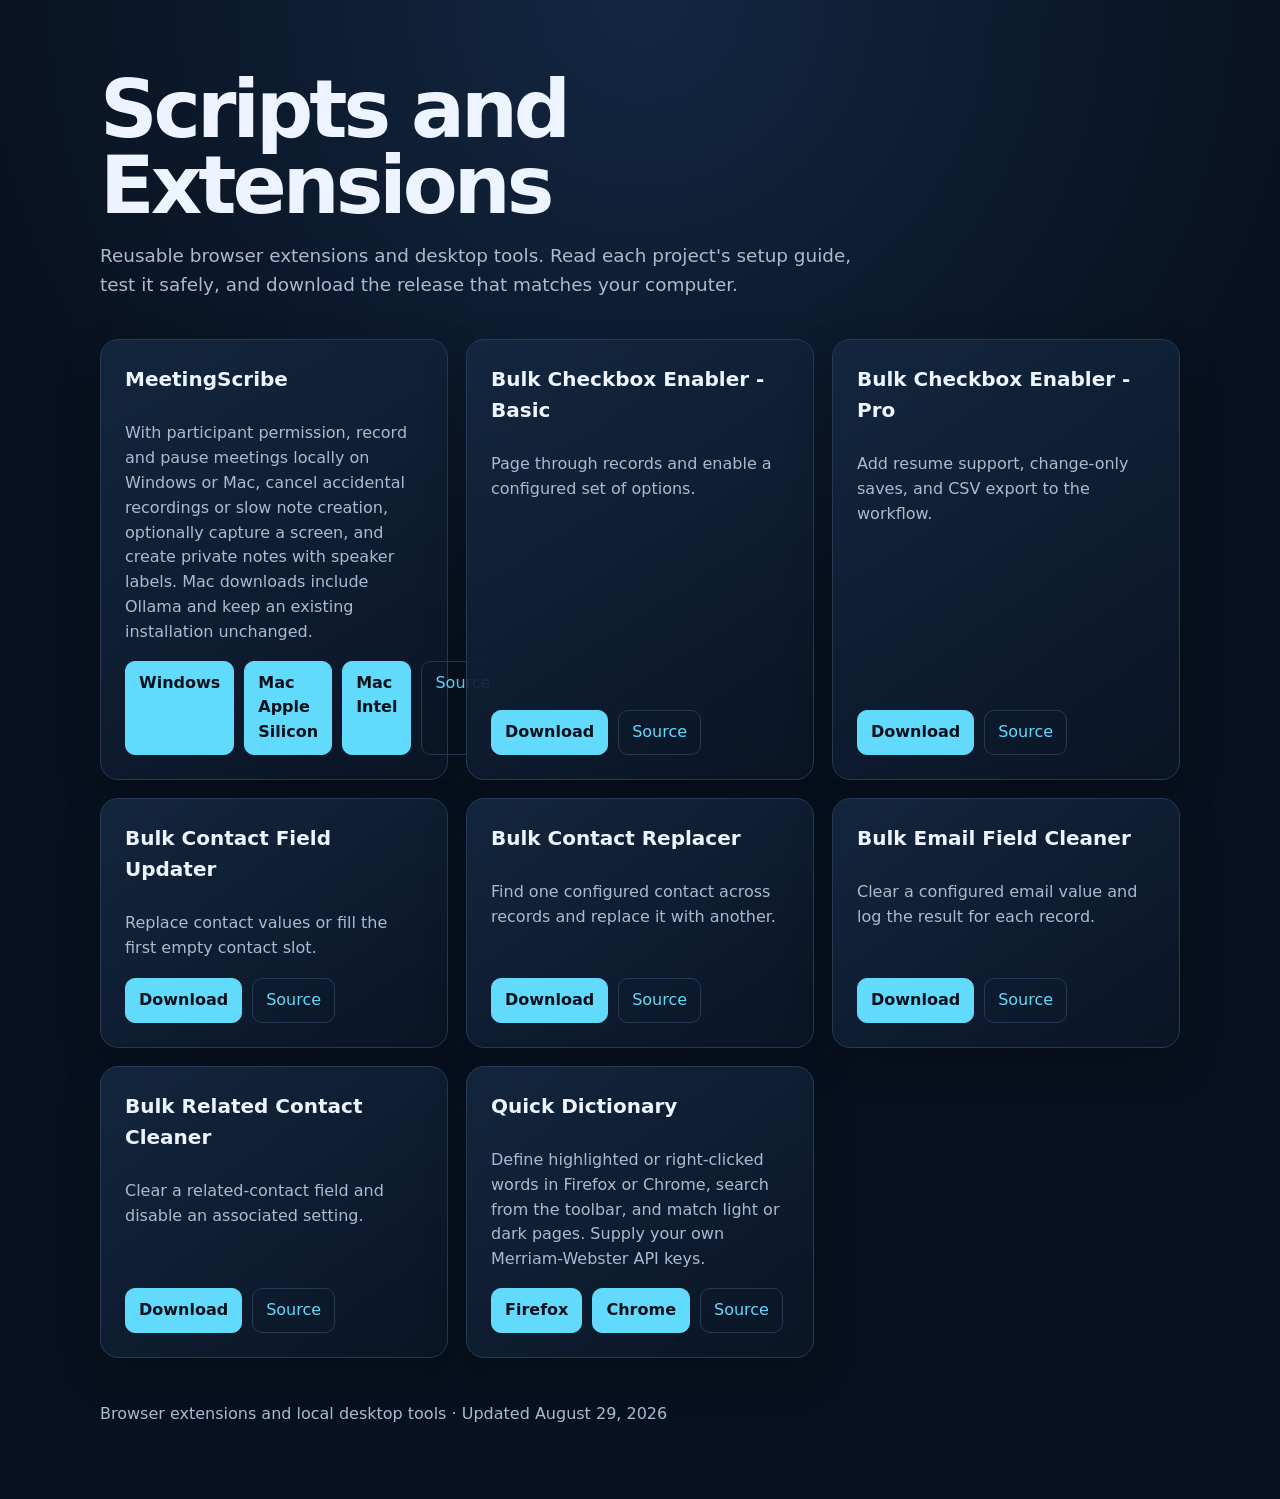
<file: docs/index.html>
<!doctype html>
<html lang="en">
<head>
  <meta charset="utf-8">
  <meta name="viewport" content="width=device-width,initial-scale=1">
  <meta name="description" content="Configurable Chrome extension templates for repetitive web workflows.">
  <title>Scripts and Extensions</title>
  <style>
    :root { color-scheme: dark; --bg:#08111f; --panel:#101d30; --line:#263a55; --text:#edf4ff; --muted:#a9bad1; --accent:#61dafb; }
    * { box-sizing:border-box; }
    body { margin:0; background:radial-gradient(circle at top,#132742 0,var(--bg) 42%); color:var(--text); font:16px/1.55 system-ui,sans-serif; }
    main { width:min(1080px,calc(100% - 32px)); margin:auto; padding:72px 0; }
    header { max-width:760px; margin-bottom:40px; }
    h1 { margin:0 0 14px; font-size:clamp(2.5rem,7vw,5rem); line-height:.95; letter-spacing:-.05em; }
    header p { color:var(--muted); font-size:1.15rem; }
    .grid { display:grid; grid-template-columns:repeat(auto-fit,minmax(260px,1fr)); gap:18px; }
    article { display:flex; flex-direction:column; min-height:250px; padding:24px; border:1px solid var(--line); border-radius:18px; background:linear-gradient(145deg,rgba(20,39,64,.92),rgba(10,21,37,.92)); box-shadow:0 18px 45px rgba(0,0,0,.2); }
    h2 { margin:0 0 10px; font-size:1.25rem; }
    article p { color:var(--muted); flex:1; }
    .actions { display:flex; gap:10px; }
    a { color:var(--accent); }
    .button { padding:9px 13px; border:1px solid var(--line); border-radius:10px; text-decoration:none; }
    .primary { background:var(--accent); border-color:var(--accent); color:#04111c; font-weight:700; }
    footer { margin-top:44px; color:var(--muted); }
  </style>
</head>
<body>
<main>
  <header>
    <h1>Scripts and Extensions</h1>
    <p>Reusable browser extensions and desktop tools. Read each project's setup guide, test it safely, and download the release that matches your computer.</p>
  </header>
  <section class="grid" aria-label="Extension templates">
    <article><h2>MeetingScribe</h2><p>With participant permission, record and pause meetings locally on Windows or Mac, cancel accidental recordings or slow note creation, optionally capture a screen, and create private notes with speaker labels. Mac downloads include Ollama and keep an existing installation unchanged.</p><div class="actions"><a class="button primary" href="https://github.com/Kmalqui/portfolio/releases/download/meetingscribe-v0.4.1-beta/MeetingScribe-0.4.1-beta-One-Click-Windows-Setup.exe">Windows</a><a class="button primary" href="https://github.com/Kmalqui/portfolio/releases/download/meetingscribe-v0.4.1-beta/MeetingScribe-0.4.1-beta-macOS-Apple-Silicon.dmg">Mac Apple Silicon</a><a class="button primary" href="https://github.com/Kmalqui/portfolio/releases/download/meetingscribe-v0.4.1-beta/MeetingScribe-0.4.1-beta-macOS-Intel.dmg">Mac Intel</a><a class="button" href="https://github.com/Kmalqui/portfolio/tree/main/tools/meetingscribe" target="_blank" rel="noreferrer">Source</a></div></article>
    <article><h2>Bulk Checkbox Enabler - Basic</h2><p>Page through records and enable a configured set of options.</p><div class="actions"><a class="button primary" href="https://github.com/Kmalqui/portfolio/raw/main/downloads/bulk-checkbox-enabler-basic.zip" target="_blank" rel="noreferrer">Download</a><a class="button" href="https://github.com/Kmalqui/portfolio/tree/main/extensions/bulk-checkbox-enabler-basic" target="_blank" rel="noreferrer">Source</a></div></article>
    <article><h2>Bulk Checkbox Enabler - Pro</h2><p>Add resume support, change-only saves, and CSV export to the workflow.</p><div class="actions"><a class="button primary" href="https://github.com/Kmalqui/portfolio/raw/main/downloads/bulk-checkbox-enabler-pro.zip" target="_blank" rel="noreferrer">Download</a><a class="button" href="https://github.com/Kmalqui/portfolio/tree/main/extensions/bulk-checkbox-enabler-pro" target="_blank" rel="noreferrer">Source</a></div></article>
    <article><h2>Bulk Contact Field Updater</h2><p>Replace contact values or fill the first empty contact slot.</p><div class="actions"><a class="button primary" href="https://github.com/Kmalqui/portfolio/raw/main/downloads/bulk-contact-field-updater.zip" target="_blank" rel="noreferrer">Download</a><a class="button" href="https://github.com/Kmalqui/portfolio/tree/main/extensions/bulk-contact-field-updater" target="_blank" rel="noreferrer">Source</a></div></article>
    <article><h2>Bulk Contact Replacer</h2><p>Find one configured contact across records and replace it with another.</p><div class="actions"><a class="button primary" href="https://github.com/Kmalqui/portfolio/raw/main/downloads/bulk-contact-replacer.zip" target="_blank" rel="noreferrer">Download</a><a class="button" href="https://github.com/Kmalqui/portfolio/tree/main/extensions/bulk-contact-replacer" target="_blank" rel="noreferrer">Source</a></div></article>
    <article><h2>Bulk Email Field Cleaner</h2><p>Clear a configured email value and log the result for each record.</p><div class="actions"><a class="button primary" href="https://github.com/Kmalqui/portfolio/raw/main/downloads/bulk-email-field-cleaner.zip" target="_blank" rel="noreferrer">Download</a><a class="button" href="https://github.com/Kmalqui/portfolio/tree/main/extensions/bulk-email-field-cleaner" target="_blank" rel="noreferrer">Source</a></div></article>
    <article><h2>Bulk Related Contact Cleaner</h2><p>Clear a related-contact field and disable an associated setting.</p><div class="actions"><a class="button primary" href="https://github.com/Kmalqui/portfolio/raw/main/downloads/bulk-related-contact-cleaner.zip" target="_blank" rel="noreferrer">Download</a><a class="button" href="https://github.com/Kmalqui/portfolio/tree/main/extensions/bulk-related-contact-cleaner" target="_blank" rel="noreferrer">Source</a></div></article>
    <article><h2>Quick Dictionary</h2><p>Define highlighted or right-clicked words in Firefox or Chrome, search from the toolbar, and match light or dark pages. Supply your own Merriam-Webster API keys.</p><div class="actions"><a class="button primary" href="https://github.com/Kmalqui/portfolio/raw/main/downloads/kats-dictionary.xpi" target="_blank" rel="noreferrer">Firefox</a><a class="button primary" href="https://github.com/Kmalqui/portfolio/raw/main/downloads/chrome-quick-dictionary-v1.3.0.zip" target="_blank" rel="noreferrer">Chrome</a><a class="button" href="https://github.com/Kmalqui/portfolio/tree/main/extensions/chrome-quick-dictionary" target="_blank" rel="noreferrer">Source</a></div></article>
  </section>
  <footer>Browser extensions and local desktop tools · Updated August 29, 2026</footer>
</main>
</body>
</html>
</file>
